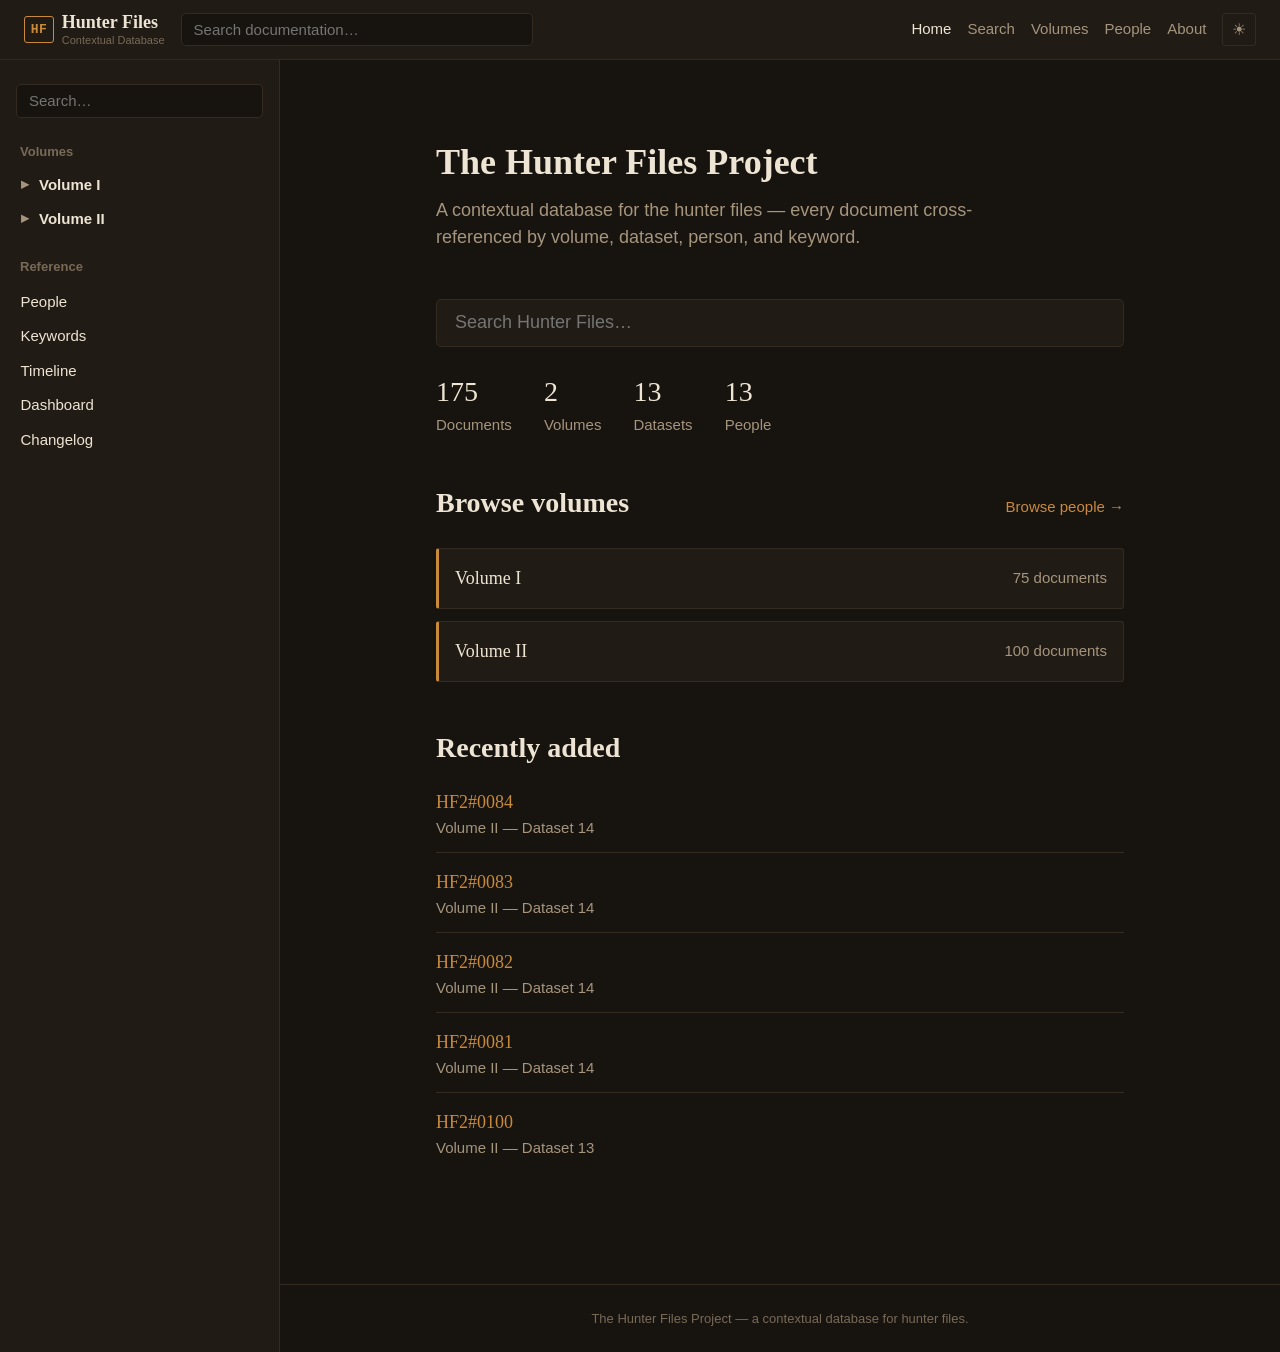
<file: index.html>
<!DOCTYPE html>
<html lang="en">
<head>
<script>
  // Apply saved/system theme before first paint, to avoid a flash of
  // the wrong theme. Kept tiny and inline on purpose.
  (function () {
    try {
      var t = localStorage.getItem("archive:theme");
      if (t) document.documentElement.setAttribute("data-theme", t);
    } catch (e) {}
  })();
</script>
<meta charset="UTF-8">
<meta name="viewport" content="width=device-width, initial-scale=1.0">
<title>The Hunter Files Project</title>
<meta name="description" content="The Hunter Files Project — a contextual database for hunter files, organized and cross-referenced by volume, dataset, person, and keyword.">
<link rel="stylesheet" href="css/main.css">
<link rel="stylesheet" href="css/layout.css">
<link rel="stylesheet" href="css/navigation.css">
<link rel="stylesheet" href="css/search.css">
<link rel="stylesheet" href="css/document.css">
<link rel="stylesheet" href="css/print.css">
</head>
<body data-page="home">
<div class="drawer-backdrop" id="drawer-backdrop"></div>
<header class="site-header" id="site-header"></header>
<div class="shell">
  <aside class="sidebar" id="sidebar" aria-label="Volumes and navigation"></aside>
  <div class="main-column">
    <main id="app-content" aria-live="polite">
      <noscript>
        <p style="padding:2rem;">This site requires JavaScript to browse and search its documents.</p>
      </noscript>
    </main>
    <footer class="site-footer">The Hunter Files Project — a contextual database for hunter files.</footer>
  </div>
</div>
<script type="module" src="js/app.js"></script>
</body>
</html>
</file>
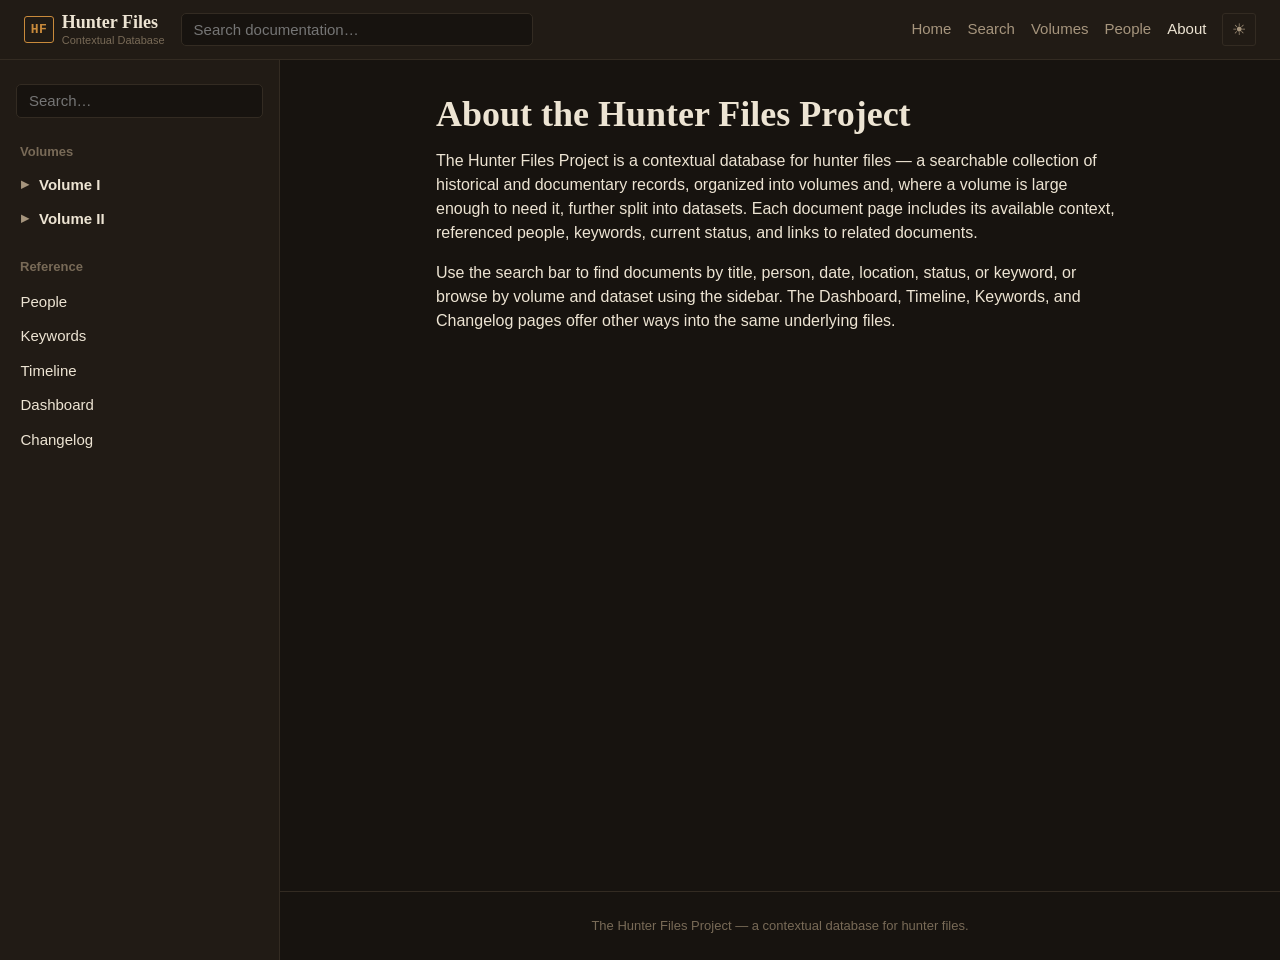
<file: about.html>
<!DOCTYPE html>
<html lang="en">
<head>
<script>
  (function () {
    try {
      var t = localStorage.getItem("archive:theme");
      if (t) document.documentElement.setAttribute("data-theme", t);
    } catch (e) {}
  })();
</script>
<meta charset="UTF-8">
<meta name="viewport" content="width=device-width, initial-scale=1.0">
<title>About — The Hunter Files Project</title>
<link rel="stylesheet" href="css/main.css">
<link rel="stylesheet" href="css/layout.css">
<link rel="stylesheet" href="css/navigation.css">
<link rel="stylesheet" href="css/search.css">
<link rel="stylesheet" href="css/document.css">
<link rel="stylesheet" href="css/print.css">
</head>
<body data-page="about">
<div class="drawer-backdrop" id="drawer-backdrop"></div>
<header class="site-header" id="site-header"></header>
<div class="shell">
  <aside class="sidebar" id="sidebar" aria-label="Volumes and navigation"></aside>
  <div class="main-column">
    <!--
      This page is a rare exception: its text is short, changes
      infrequently, and isn't part of the searchable document
      collection, so it's fine to edit the paragraph below directly
      rather than routing it through content/. Everything else in
      the project should still go through content/ as described in
      CONTENT_GUIDE.md.
    -->
    <main id="app-content">
      <h1>About the Hunter Files Project</h1>
      <p>The Hunter Files Project is a contextual database for hunter
        files — a searchable collection of historical and documentary
        records, organized into volumes and, where a volume is large
        enough to need it, further split into datasets. Each document
        page includes its available context, referenced people,
        keywords, current status, and links to related documents.</p>
      <p>Use the search bar to find documents by title, person, date,
        location, status, or keyword, or browse by volume and dataset
        using the sidebar. The Dashboard, Timeline, Keywords, and
        Changelog pages offer other ways into the same underlying
        files.</p>
    </main>
    <footer class="site-footer">The Hunter Files Project — a contextual database for hunter files.</footer>
  </div>
</div>
<script type="module" src="js/app.js"></script>
</body>
</html>
</file>
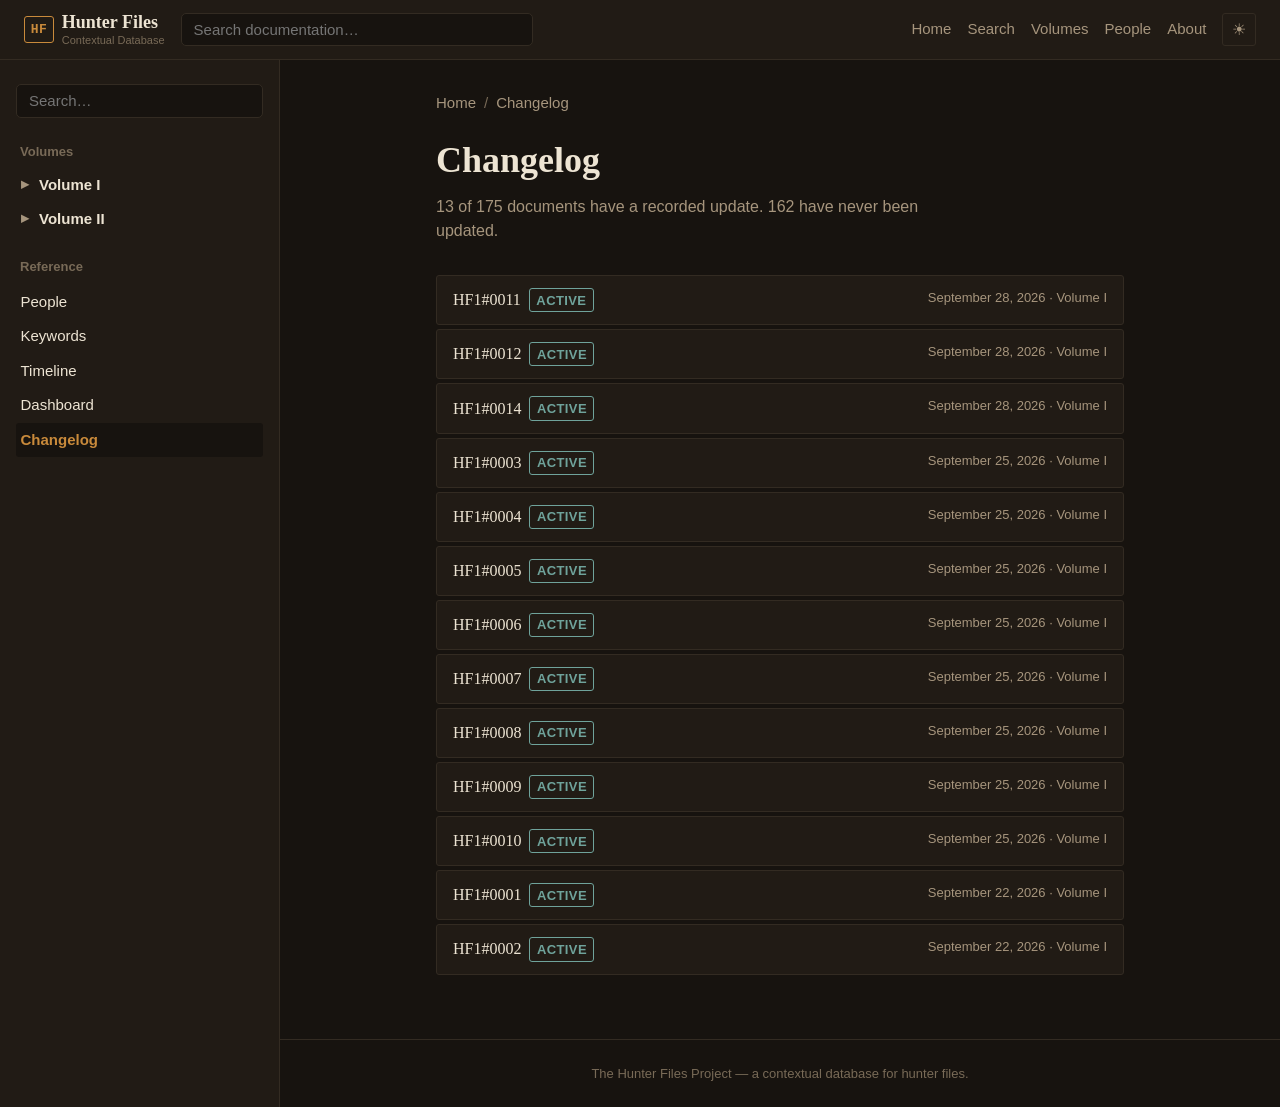
<file: changelog.html>
<!DOCTYPE html>
<html lang="en">
<head>
<script>
  (function () {
    try {
      var t = localStorage.getItem("archive:theme");
      if (t) document.documentElement.setAttribute("data-theme", t);
    } catch (e) {}
  })();
</script>
<meta charset="UTF-8">
<meta name="viewport" content="width=device-width, initial-scale=1.0">
<title>Changelog — The Hunter Files Project</title>
<link rel="stylesheet" href="css/main.css">
<link rel="stylesheet" href="css/layout.css">
<link rel="stylesheet" href="css/navigation.css">
<link rel="stylesheet" href="css/search.css">
<link rel="stylesheet" href="css/document.css">
<link rel="stylesheet" href="css/print.css">
</head>
<body data-page="changelog">
<div class="drawer-backdrop" id="drawer-backdrop"></div>
<header class="site-header" id="site-header"></header>
<div class="shell">
  <aside class="sidebar" id="sidebar" aria-label="Volumes and navigation"></aside>
  <div class="main-column">
    <main id="app-content" aria-live="polite">
      <noscript>
        <p style="padding:2rem;">This site requires JavaScript to show the changelog.</p>
      </noscript>
    </main>
    <footer class="site-footer">The Hunter Files Project — a contextual database for hunter files.</footer>
  </div>
</div>
<script type="module" src="js/app.js"></script>
</body>
</html>
</file>
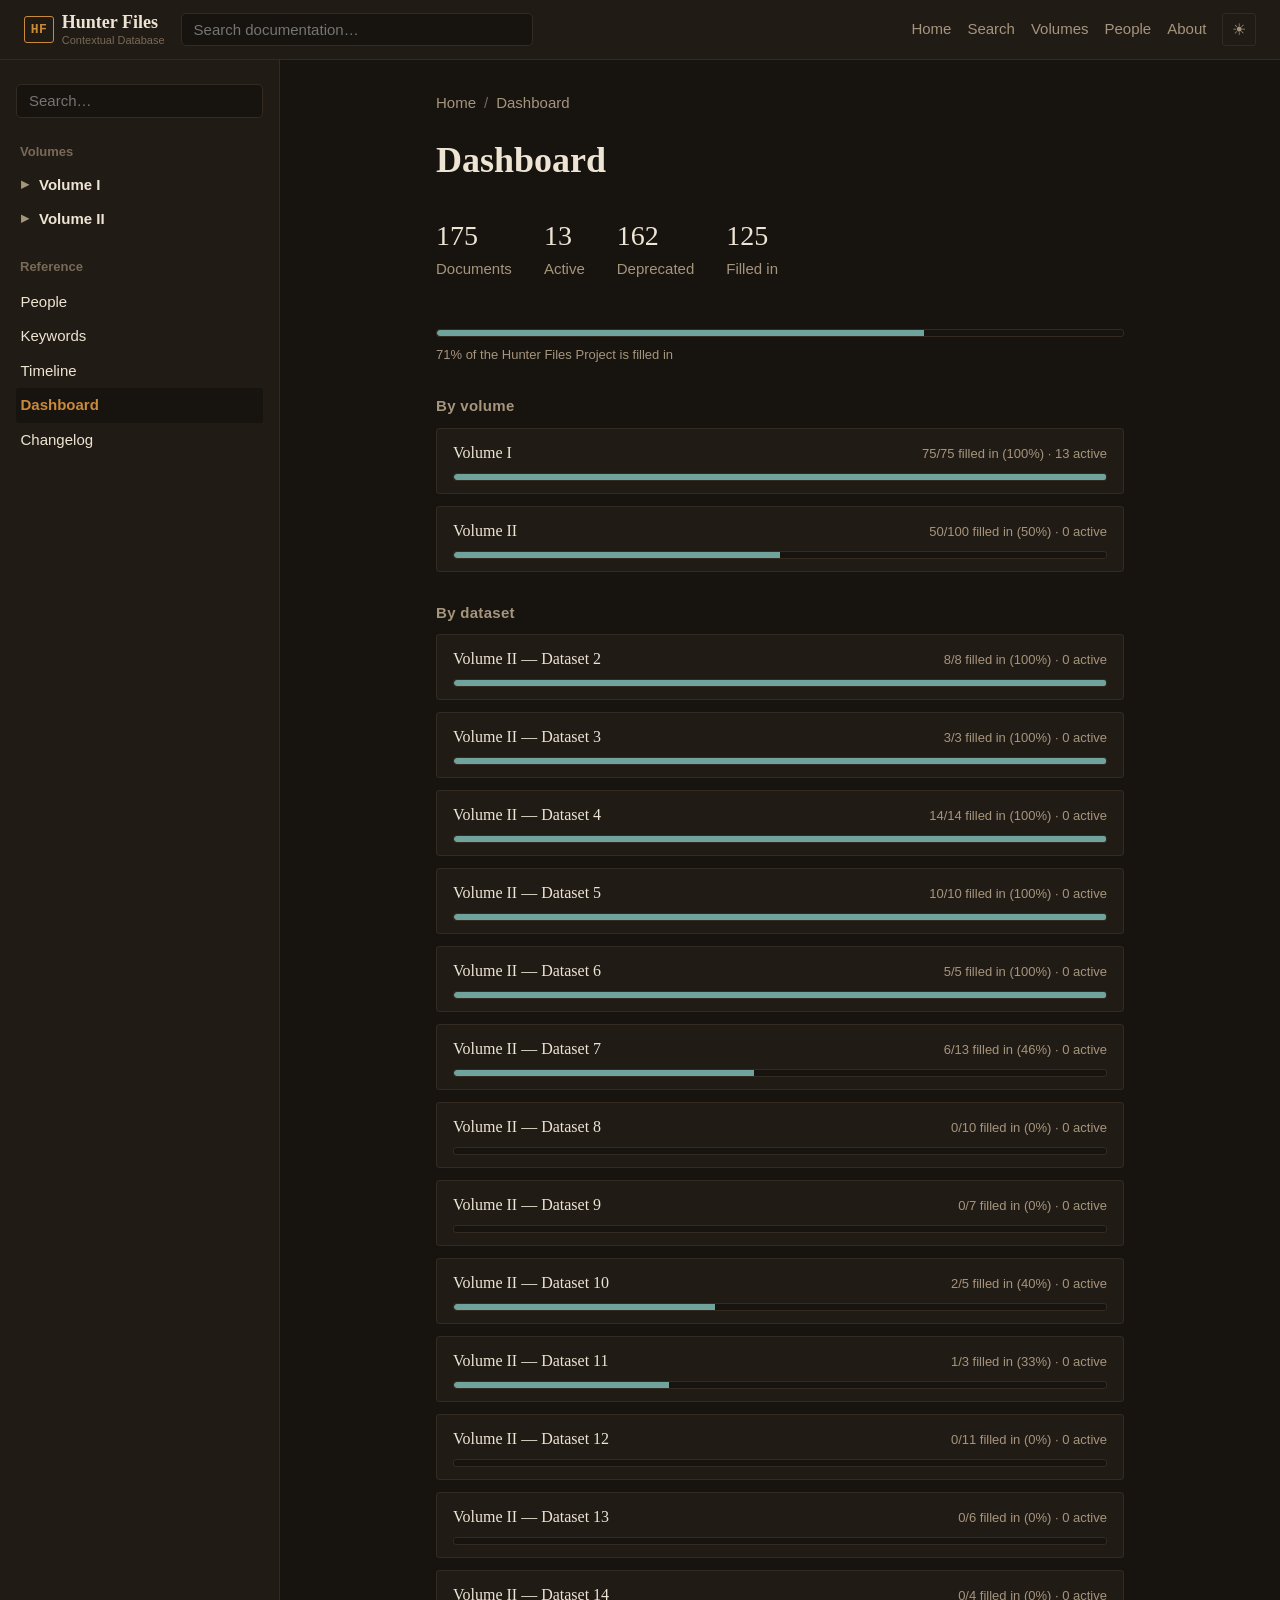
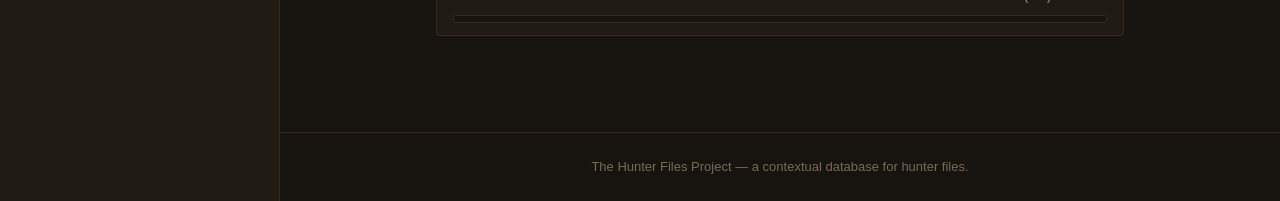
<file: dashboard.html>
<!DOCTYPE html>
<html lang="en">
<head>
<script>
  (function () {
    try {
      var t = localStorage.getItem("archive:theme");
      if (t) document.documentElement.setAttribute("data-theme", t);
    } catch (e) {}
  })();
</script>
<meta charset="UTF-8">
<meta name="viewport" content="width=device-width, initial-scale=1.0">
<title>Dashboard — The Hunter Files Project</title>
<link rel="stylesheet" href="css/main.css">
<link rel="stylesheet" href="css/layout.css">
<link rel="stylesheet" href="css/navigation.css">
<link rel="stylesheet" href="css/search.css">
<link rel="stylesheet" href="css/document.css">
<link rel="stylesheet" href="css/print.css">
</head>
<body data-page="dashboard">
<div class="drawer-backdrop" id="drawer-backdrop"></div>
<header class="site-header" id="site-header"></header>
<div class="shell">
  <aside class="sidebar" id="sidebar" aria-label="Volumes and navigation"></aside>
  <div class="main-column">
    <main id="app-content" aria-live="polite">
      <noscript>
        <p style="padding:2rem;">This site requires JavaScript to show the dashboard.</p>
      </noscript>
    </main>
    <footer class="site-footer">The Hunter Files Project — a contextual database for hunter files.</footer>
  </div>
</div>
<script type="module" src="js/app.js"></script>
</body>
</html>
</file>
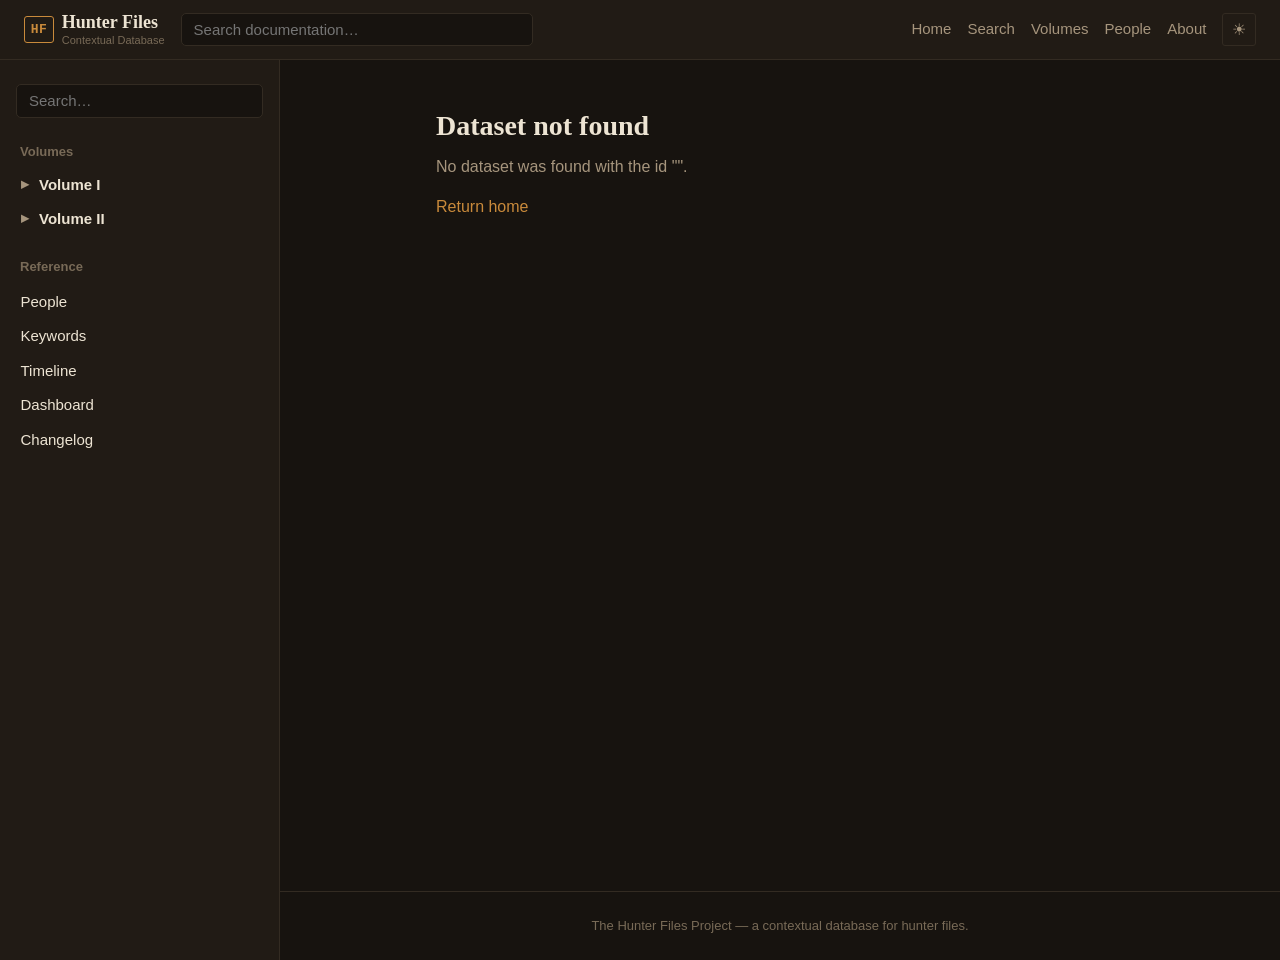
<file: dataset.html>
<!DOCTYPE html>
<html lang="en">
<head>
<script>
  (function () {
    try {
      var t = localStorage.getItem("archive:theme");
      if (t) document.documentElement.setAttribute("data-theme", t);
    } catch (e) {}
  })();
</script>
<meta charset="UTF-8">
<meta name="viewport" content="width=device-width, initial-scale=1.0">
<title>Dataset — The Hunter Files Project</title>
<link rel="stylesheet" href="css/main.css">
<link rel="stylesheet" href="css/layout.css">
<link rel="stylesheet" href="css/navigation.css">
<link rel="stylesheet" href="css/search.css">
<link rel="stylesheet" href="css/document.css">
<link rel="stylesheet" href="css/print.css">
</head>
<body data-page="dataset">
<div class="drawer-backdrop" id="drawer-backdrop"></div>
<header class="site-header" id="site-header"></header>
<div class="shell">
  <aside class="sidebar" id="sidebar" aria-label="Volumes and navigation"></aside>
  <div class="main-column">
    <main id="app-content" aria-live="polite">
      <noscript>
        <p style="padding:2rem;">This site requires JavaScript to list dataset contents.</p>
      </noscript>
    </main>
    <footer class="site-footer">The Hunter Files Project — a contextual database for hunter files.</footer>
  </div>
</div>
<script type="module" src="js/app.js"></script>
</body>
</html>
</file>
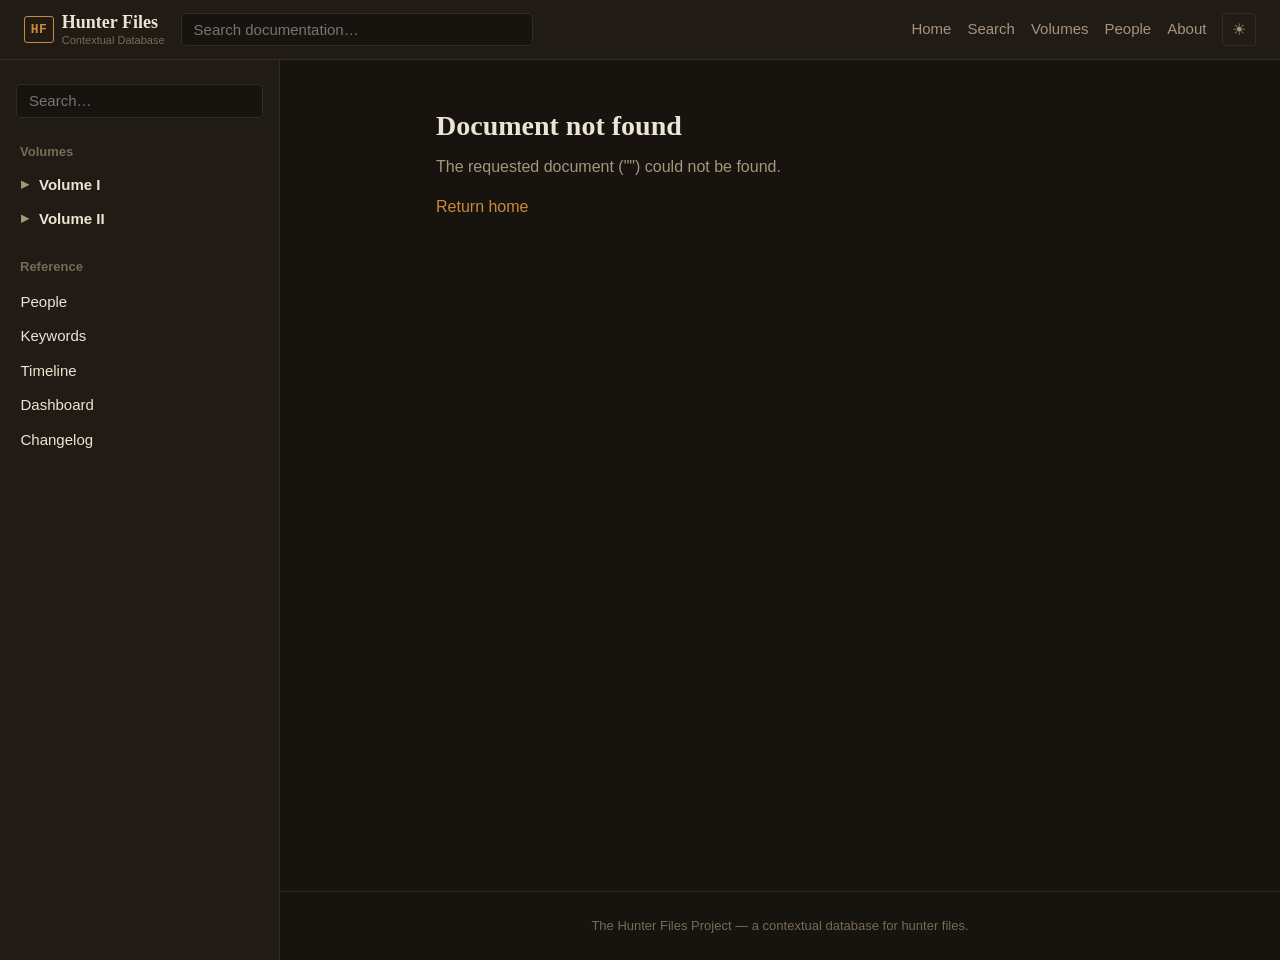
<file: document.html>
<!DOCTYPE html>
<html lang="en">
<head>
<script>
  (function () {
    try {
      var t = localStorage.getItem("archive:theme");
      if (t) document.documentElement.setAttribute("data-theme", t);
    } catch (e) {}
  })();
</script>
<meta charset="UTF-8">
<meta name="viewport" content="width=device-width, initial-scale=1.0">
<title>Document — The Hunter Files Project</title>
<link rel="stylesheet" href="css/main.css">
<link rel="stylesheet" href="css/layout.css">
<link rel="stylesheet" href="css/navigation.css">
<link rel="stylesheet" href="css/search.css">
<link rel="stylesheet" href="css/document.css">
<link rel="stylesheet" href="css/print.css">
</head>
<body data-page="document">
<div class="drawer-backdrop" id="drawer-backdrop"></div>
<header class="site-header" id="site-header"></header>
<div class="shell">
  <aside class="sidebar" id="sidebar" aria-label="Volumes and navigation"></aside>
  <div class="main-column">
    <main id="app-content" aria-live="polite">
      <noscript>
        <p style="padding:2rem;">This site requires JavaScript to display document contents.</p>
      </noscript>
    </main>
    <footer class="site-footer">The Hunter Files Project — a contextual database for hunter files.</footer>
  </div>
</div>
<script type="module" src="js/app.js"></script>
</body>
</html>
</file>
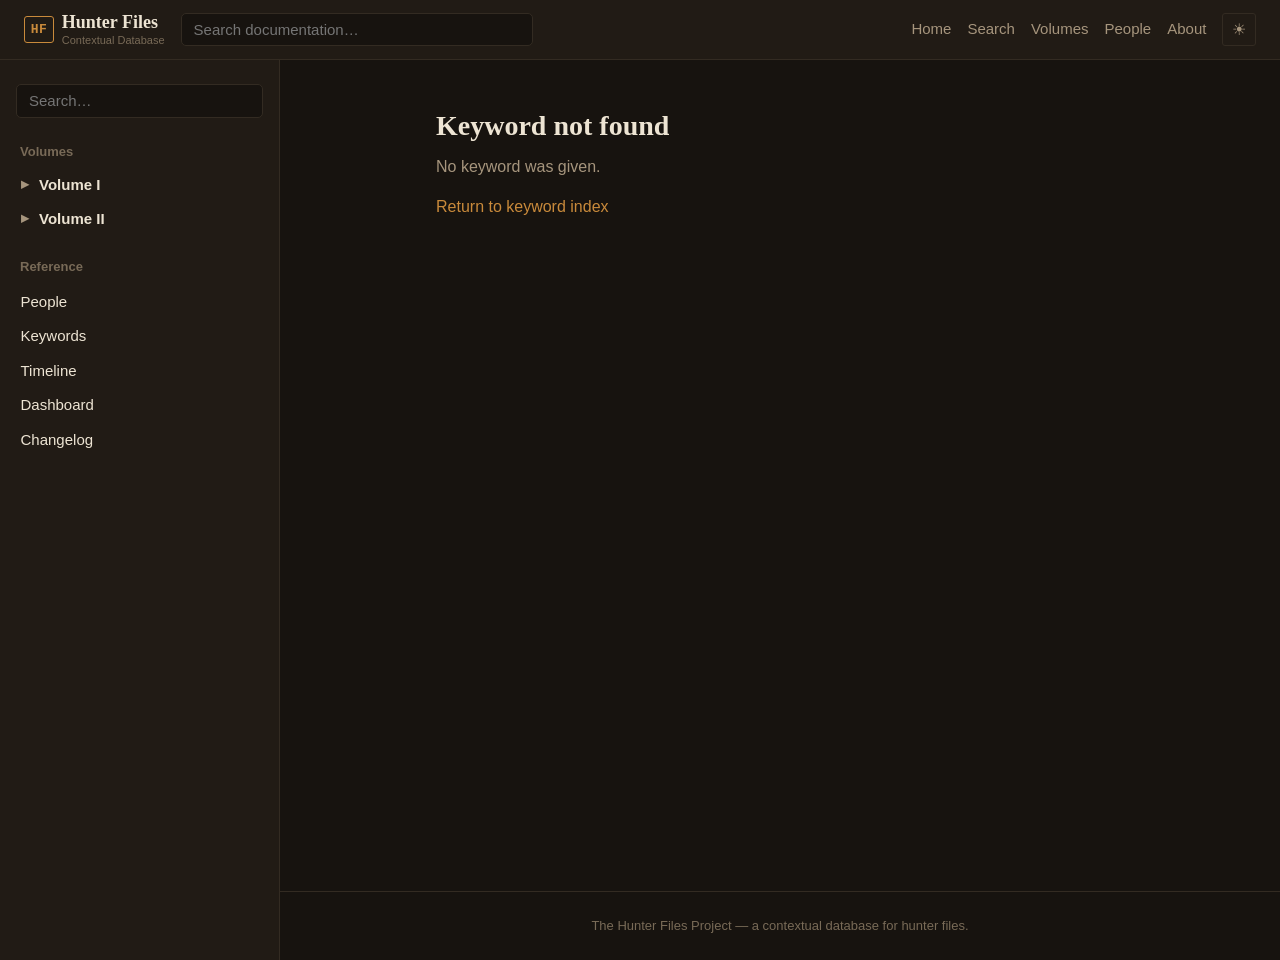
<file: keyword.html>
<!DOCTYPE html>
<html lang="en">
<head>
<script>
  (function () {
    try {
      var t = localStorage.getItem("archive:theme");
      if (t) document.documentElement.setAttribute("data-theme", t);
    } catch (e) {}
  })();
</script>
<meta charset="UTF-8">
<meta name="viewport" content="width=device-width, initial-scale=1.0">
<title>Keyword — The Hunter Files Project</title>
<link rel="stylesheet" href="css/main.css">
<link rel="stylesheet" href="css/layout.css">
<link rel="stylesheet" href="css/navigation.css">
<link rel="stylesheet" href="css/search.css">
<link rel="stylesheet" href="css/document.css">
<link rel="stylesheet" href="css/print.css">
</head>
<body data-page="keyword">
<div class="drawer-backdrop" id="drawer-backdrop"></div>
<header class="site-header" id="site-header"></header>
<div class="shell">
  <aside class="sidebar" id="sidebar" aria-label="Volumes and navigation"></aside>
  <div class="main-column">
    <main id="app-content" aria-live="polite">
      <noscript>
        <p style="padding:2rem;">This site requires JavaScript to display this page.</p>
      </noscript>
    </main>
    <footer class="site-footer">The Hunter Files Project — a contextual database for hunter files.</footer>
  </div>
</div>
<script type="module" src="js/app.js"></script>
</body>
</html>
</file>
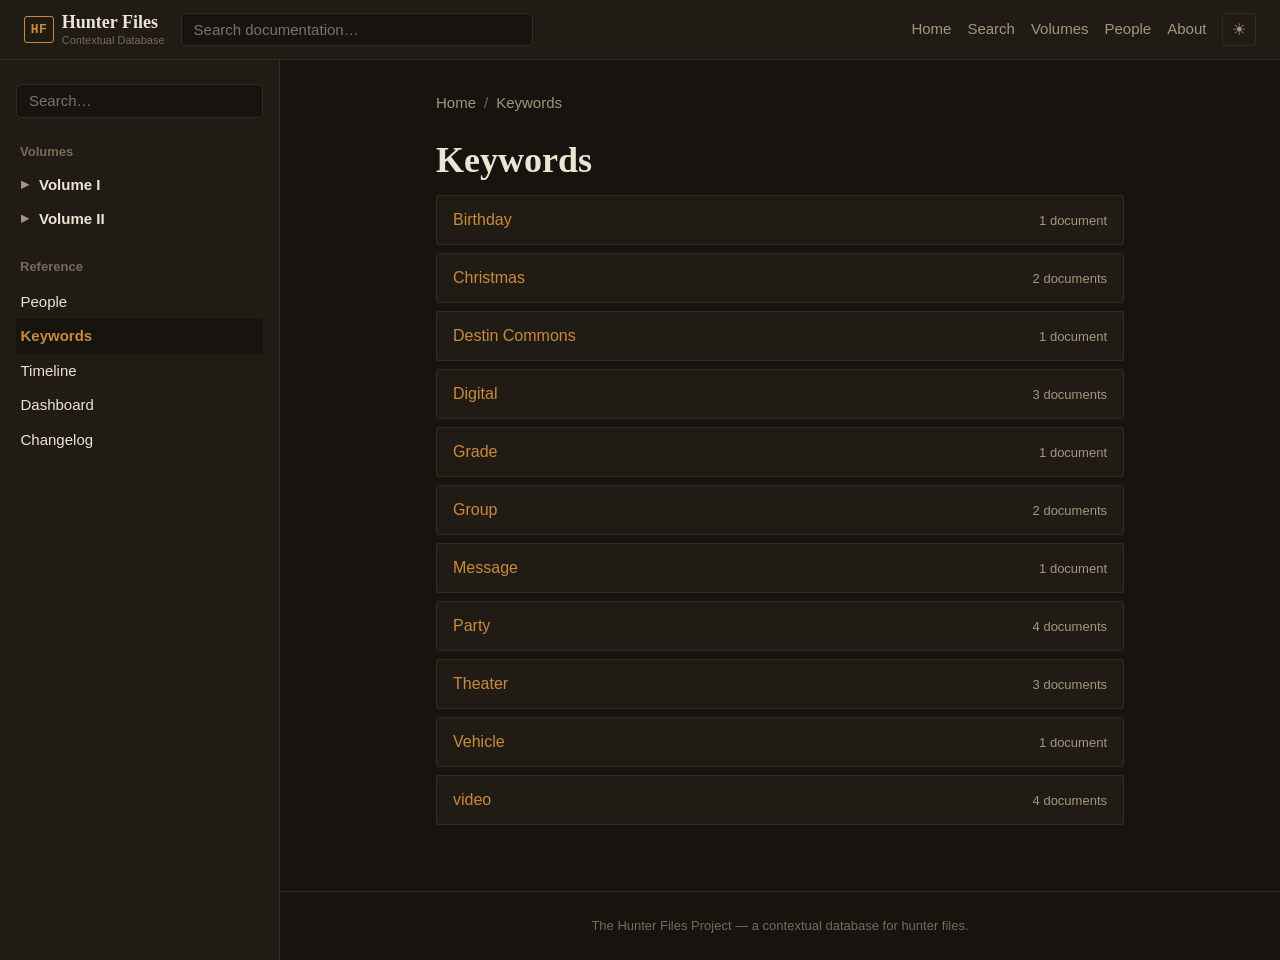
<file: keywords.html>
<!DOCTYPE html>
<html lang="en">
<head>
<script>
  (function () {
    try {
      var t = localStorage.getItem("archive:theme");
      if (t) document.documentElement.setAttribute("data-theme", t);
    } catch (e) {}
  })();
</script>
<meta charset="UTF-8">
<meta name="viewport" content="width=device-width, initial-scale=1.0">
<title>Keywords — The Hunter Files Project</title>
<link rel="stylesheet" href="css/main.css">
<link rel="stylesheet" href="css/layout.css">
<link rel="stylesheet" href="css/navigation.css">
<link rel="stylesheet" href="css/search.css">
<link rel="stylesheet" href="css/document.css">
<link rel="stylesheet" href="css/print.css">
</head>
<body data-page="keywords">
<div class="drawer-backdrop" id="drawer-backdrop"></div>
<header class="site-header" id="site-header"></header>
<div class="shell">
  <aside class="sidebar" id="sidebar" aria-label="Volumes and navigation"></aside>
  <div class="main-column">
    <main id="app-content" aria-live="polite">
      <noscript>
        <p style="padding:2rem;">This site requires JavaScript to list keywords.</p>
      </noscript>
    </main>
    <footer class="site-footer">The Hunter Files Project — a contextual database for hunter files.</footer>
  </div>
</div>
<script type="module" src="js/app.js"></script>
</body>
</html>
</file>
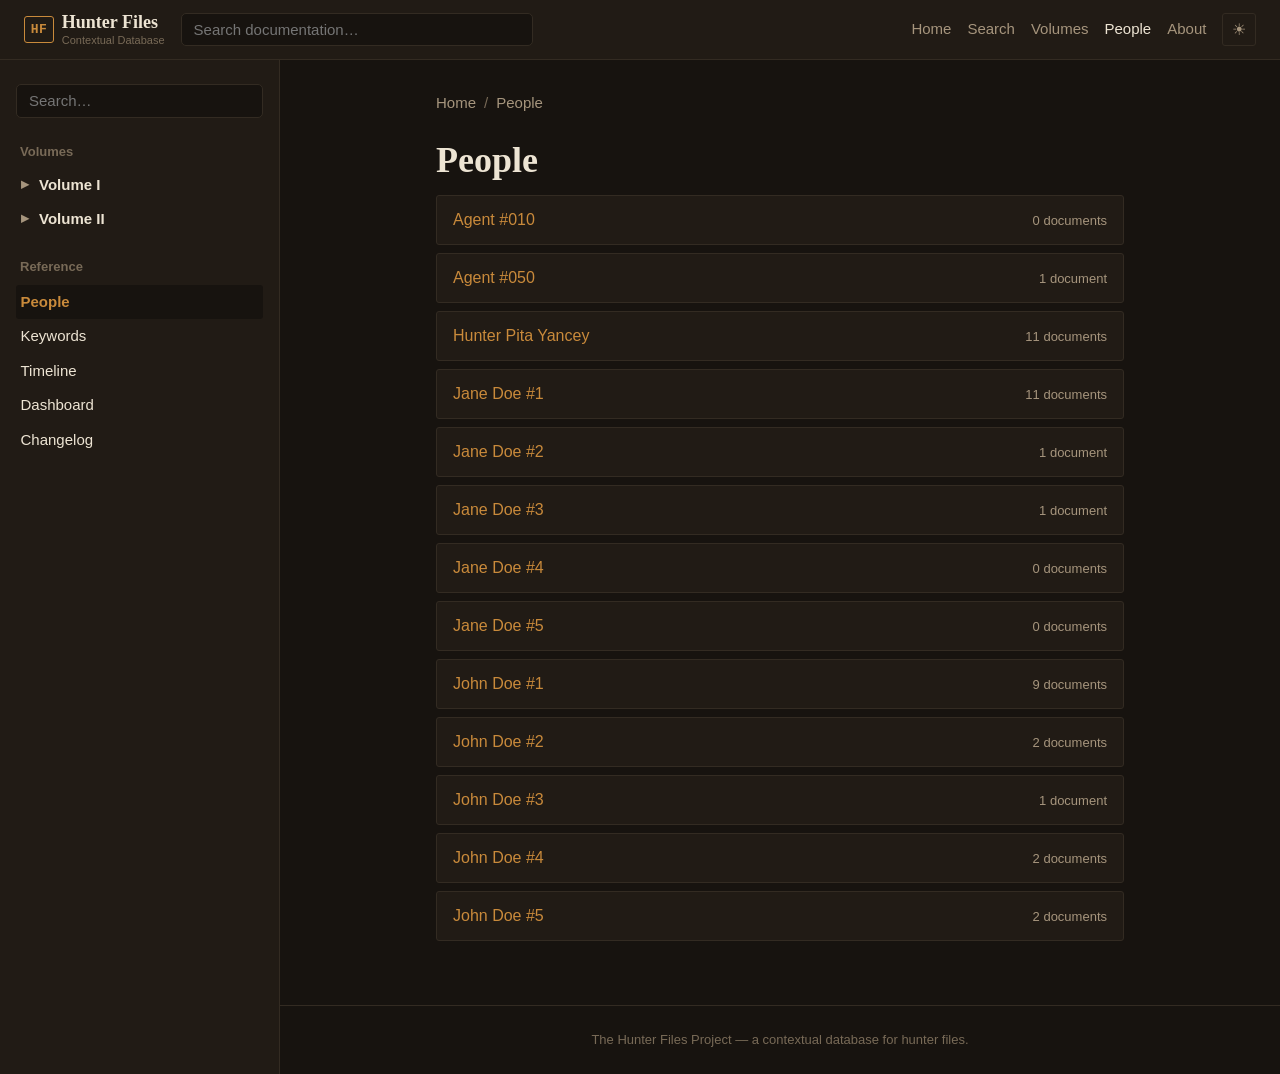
<file: people.html>
<!DOCTYPE html>
<html lang="en">
<head>
<script>
  (function () {
    try {
      var t = localStorage.getItem("archive:theme");
      if (t) document.documentElement.setAttribute("data-theme", t);
    } catch (e) {}
  })();
</script>
<meta charset="UTF-8">
<meta name="viewport" content="width=device-width, initial-scale=1.0">
<title>People — The Hunter Files Project</title>
<link rel="stylesheet" href="css/main.css">
<link rel="stylesheet" href="css/layout.css">
<link rel="stylesheet" href="css/navigation.css">
<link rel="stylesheet" href="css/search.css">
<link rel="stylesheet" href="css/document.css">
<link rel="stylesheet" href="css/print.css">
</head>
<body data-page="people">
<div class="drawer-backdrop" id="drawer-backdrop"></div>
<header class="site-header" id="site-header"></header>
<div class="shell">
  <aside class="sidebar" id="sidebar" aria-label="Volumes and navigation"></aside>
  <div class="main-column">
    <main id="app-content" aria-live="polite">
      <noscript>
        <p style="padding:2rem;">This site requires JavaScript to list people.</p>
      </noscript>
    </main>
    <footer class="site-footer">The Hunter Files Project — a contextual database for hunter files.</footer>
  </div>
</div>
<script type="module" src="js/app.js"></script>
</body>
</html>
</file>
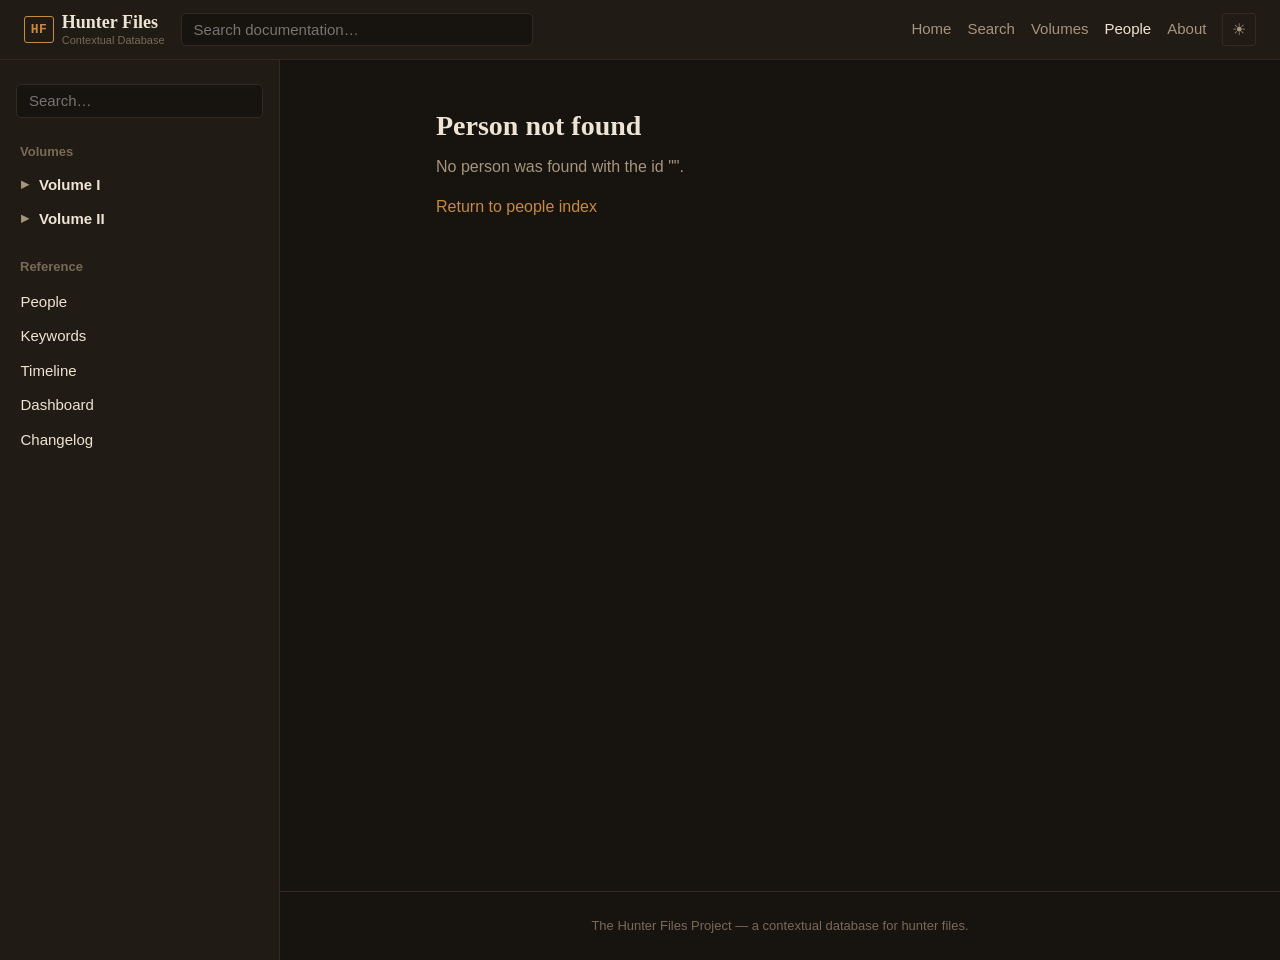
<file: person.html>
<!DOCTYPE html>
<html lang="en">
<head>
<script>
  (function () {
    try {
      var t = localStorage.getItem("archive:theme");
      if (t) document.documentElement.setAttribute("data-theme", t);
    } catch (e) {}
  })();
</script>
<meta charset="UTF-8">
<meta name="viewport" content="width=device-width, initial-scale=1.0">
<title>Person — The Hunter Files Project</title>
<link rel="stylesheet" href="css/main.css">
<link rel="stylesheet" href="css/layout.css">
<link rel="stylesheet" href="css/navigation.css">
<link rel="stylesheet" href="css/search.css">
<link rel="stylesheet" href="css/document.css">
<link rel="stylesheet" href="css/print.css">
</head>
<body data-page="person">
<div class="drawer-backdrop" id="drawer-backdrop"></div>
<header class="site-header" id="site-header"></header>
<div class="shell">
  <aside class="sidebar" id="sidebar" aria-label="Volumes and navigation"></aside>
  <div class="main-column">
    <main id="app-content" aria-live="polite">
      <noscript>
        <p style="padding:2rem;">This site requires JavaScript to display this page.</p>
      </noscript>
    </main>
    <footer class="site-footer">The Hunter Files Project — a contextual database for hunter files.</footer>
  </div>
</div>
<script type="module" src="js/app.js"></script>
</body>
</html>
</file>
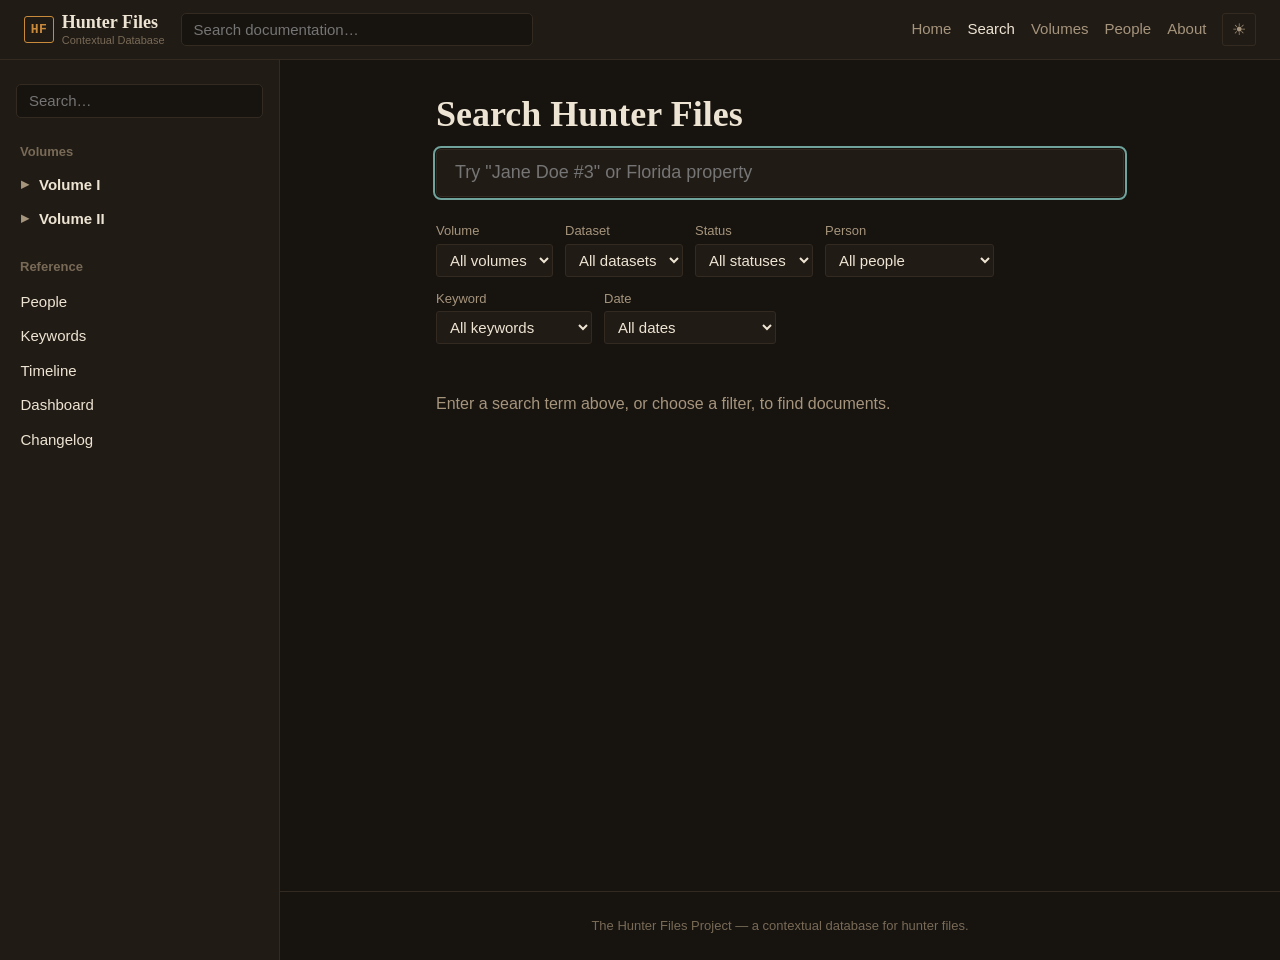
<file: search.html>
<!DOCTYPE html>
<html lang="en">
<head>
<script>
  (function () {
    try {
      var t = localStorage.getItem("archive:theme");
      if (t) document.documentElement.setAttribute("data-theme", t);
    } catch (e) {}
  })();
</script>
<meta charset="UTF-8">
<meta name="viewport" content="width=device-width, initial-scale=1.0">
<title>Search — The Hunter Files Project</title>
<link rel="stylesheet" href="css/main.css">
<link rel="stylesheet" href="css/layout.css">
<link rel="stylesheet" href="css/navigation.css">
<link rel="stylesheet" href="css/search.css">
<link rel="stylesheet" href="css/document.css">
<link rel="stylesheet" href="css/print.css">
</head>
<body data-page="search">
<div class="drawer-backdrop" id="drawer-backdrop"></div>
<header class="site-header" id="site-header"></header>
<div class="shell">
  <aside class="sidebar" id="sidebar" aria-label="Volumes and navigation"></aside>
  <div class="main-column">
    <main id="app-content">
      <h1>Search Hunter Files</h1>

      <div class="search-page-box">
        <label for="search-input" class="visually-hidden">Search query</label>
        <input type="search" id="search-input" placeholder='Try "Jane Doe #3" or Florida property' autofocus>
      </div>

      <fieldset class="search-filters" style="border:none; padding:0; margin:0;">
        <legend class="visually-hidden">Filters</legend>
        <label for="filter-volume">Volume
          <select id="filter-volume"></select>
        </label>
        <label for="filter-dataset">Dataset
          <select id="filter-dataset"></select>
        </label>
        <label for="filter-status">Status
          <select id="filter-status"></select>
        </label>
        <label for="filter-person">Person
          <select id="filter-person"></select>
        </label>
        <label for="filter-keyword">Keyword
          <select id="filter-keyword"></select>
        </label>
        <label for="filter-date">Date
          <select id="filter-date"></select>
        </label>
      </fieldset>

      <p id="search-meta-line" class="search-meta-line" role="status"></p>

      <p id="search-empty-state" class="search-empty" hidden>
        Enter a search term above, or choose a filter, to find documents.
      </p>

      <ul id="search-results" class="search-results"></ul>

      <noscript>
        <p style="padding:2rem 0;">This site requires JavaScript to search.</p>
      </noscript>
    </main>
    <footer class="site-footer">The Hunter Files Project — a contextual database for hunter files.</footer>
  </div>
</div>
<script type="module" src="js/app.js"></script>
</body>
</html>
</file>
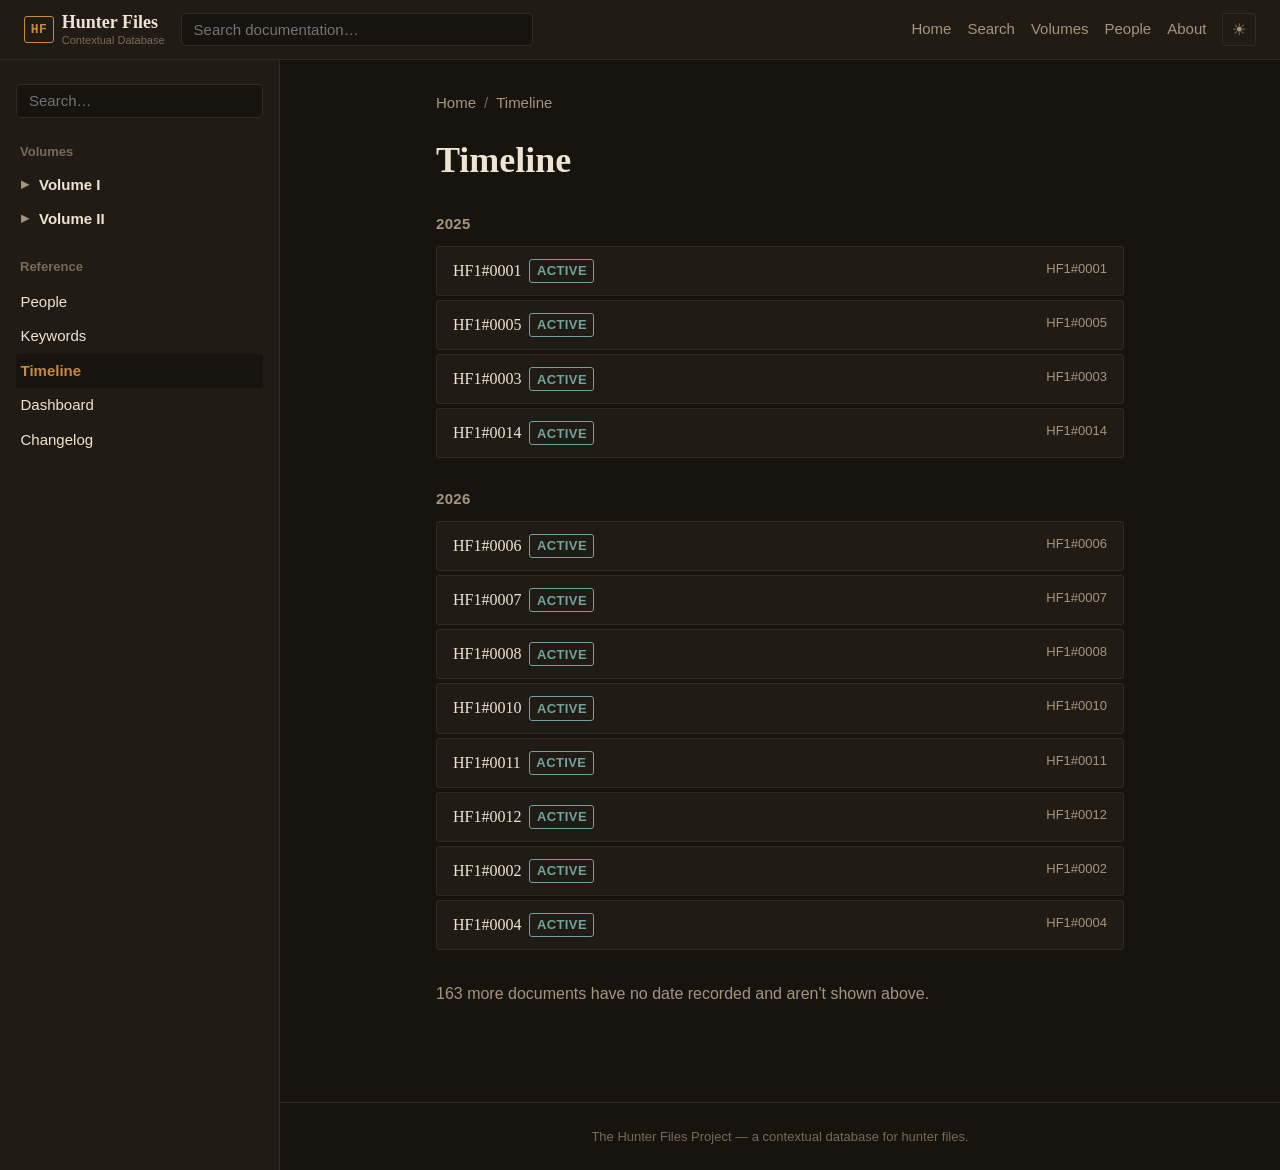
<file: timeline.html>
<!DOCTYPE html>
<html lang="en">
<head>
<script>
  (function () {
    try {
      var t = localStorage.getItem("archive:theme");
      if (t) document.documentElement.setAttribute("data-theme", t);
    } catch (e) {}
  })();
</script>
<meta charset="UTF-8">
<meta name="viewport" content="width=device-width, initial-scale=1.0">
<title>Timeline — The Hunter Files Project</title>
<link rel="stylesheet" href="css/main.css">
<link rel="stylesheet" href="css/layout.css">
<link rel="stylesheet" href="css/navigation.css">
<link rel="stylesheet" href="css/search.css">
<link rel="stylesheet" href="css/document.css">
<link rel="stylesheet" href="css/print.css">
</head>
<body data-page="timeline">
<div class="drawer-backdrop" id="drawer-backdrop"></div>
<header class="site-header" id="site-header"></header>
<div class="shell">
  <aside class="sidebar" id="sidebar" aria-label="Volumes and navigation"></aside>
  <div class="main-column">
    <main id="app-content" aria-live="polite">
      <noscript>
        <p style="padding:2rem;">This site requires JavaScript to show the timeline.</p>
      </noscript>
    </main>
    <footer class="site-footer">The Hunter Files Project — a contextual database for hunter files.</footer>
  </div>
</div>
<script type="module" src="js/app.js"></script>
</body>
</html>
</file>
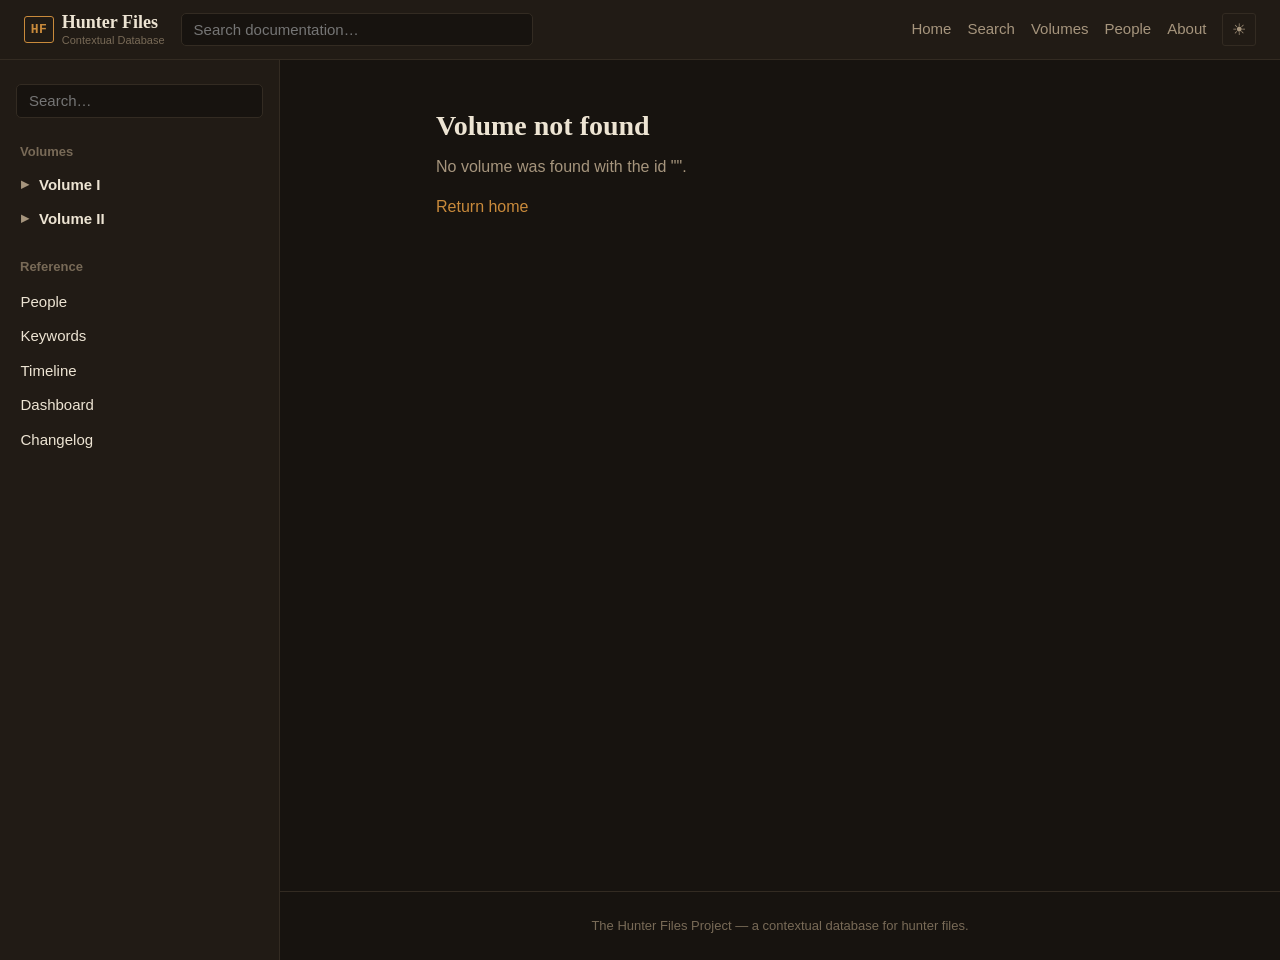
<file: volume.html>
<!DOCTYPE html>
<html lang="en">
<head>
<script>
  (function () {
    try {
      var t = localStorage.getItem("archive:theme");
      if (t) document.documentElement.setAttribute("data-theme", t);
    } catch (e) {}
  })();
</script>
<meta charset="UTF-8">
<meta name="viewport" content="width=device-width, initial-scale=1.0">
<title>Volume — The Hunter Files Project</title>
<link rel="stylesheet" href="css/main.css">
<link rel="stylesheet" href="css/layout.css">
<link rel="stylesheet" href="css/navigation.css">
<link rel="stylesheet" href="css/search.css">
<link rel="stylesheet" href="css/document.css">
<link rel="stylesheet" href="css/print.css">
</head>
<body data-page="volume">
<div class="drawer-backdrop" id="drawer-backdrop"></div>
<header class="site-header" id="site-header"></header>
<div class="shell">
  <aside class="sidebar" id="sidebar" aria-label="Volumes and navigation"></aside>
  <div class="main-column">
    <main id="app-content" aria-live="polite">
      <noscript>
        <p style="padding:2rem;">This site requires JavaScript to list volume contents.</p>
      </noscript>
    </main>
    <footer class="site-footer">The Hunter Files Project — a contextual database for hunter files.</footer>
  </div>
</div>
<script type="module" src="js/app.js"></script>
</body>
</html>
</file>
<file: css/main.css>
/*
  main.css
  --------
  Design tokens (colors, type, spacing) and base element styles.

  Palette concept: a field dossier, not a marketing site — the
  materials of a case-file records room. Warm walnut/espresso surfaces
  in dark mode (kraft-folder cream in light mode), parchment-toned
  ink, a brass/ochre accent standing in for stamped ink and brass
  fasteners, and a muted teal counterpoint (aged-patina metal) for
  links and focus states so the palette isn't purely monochrome warm.
  Dark mode is the site's default (see js/navigation.js
  effectiveTheme()); light mode is available via the header toggle and
  overrides the same custom properties.

  NOTE FOR MAINTAINERS: you should never need to edit this file to add
  or change document content. This file only controls the site's look.
*/

:root {
  /* -- Color: base values = light mode (used as-is only before JS
        runs, or if JS is unavailable; js/navigation.js sets
        data-theme="dark" on every normal page load, which overrides
        these via the rule below) -- */
  --color-bg:            #EAE2CC;
  --color-surface:       #F6F1E3;
  --color-surface-raised:#FFFDF7;
  --color-ink:           #2A2014;
  --color-ink-muted:     #6B5D48;
  --color-ink-faint:     #93856C;
  --color-border:        #D6C7A1;
  --color-border-strong: #B7A57A;
  --color-accent:        #8C5A1E;
  --color-accent-ink:    #FBF6EA;
  --color-accent-soft:   #E8D5A8;
  --color-highlight:     #D9A93F;
  --color-focus:         #3D6D64;

  /* -- Type -- */
  --font-serif:  Georgia, "Iowan Old Style", "Palatino Linotype", "Book Antiqua", serif;
  --font-sans:   -apple-system, BlinkMacSystemFont, "Segoe UI", Roboto, "Helvetica Neue", Arial, sans-serif;
  --font-mono:   "SFMono-Regular", Consolas, "Liberation Mono", Menlo, monospace;

  --text-xs:   0.8125rem;
  --text-sm:   0.9375rem;
  --text-base: 1rem;
  --text-md:   1.125rem;
  --text-lg:   1.375rem;
  --text-xl:   1.75rem;
  --text-2xl:  2.25rem;

  /* -- Spacing scale -- */
  --space-1: 0.25rem;
  --space-2: 0.5rem;
  --space-3: 0.75rem;
  --space-4: 1rem;
  --space-5: 1.5rem;
  --space-6: 2rem;
  --space-7: 3rem;
  --space-8: 4rem;

  --radius-sm: 3px;
  --radius-md: 5px;

  --sidebar-width: 280px;
  --content-max-width: 46rem;

  --transition-fast: 120ms ease;
  --transition-med: 220ms ease;
}

/* Dark mode: system preference, unless the user has chosen explicitly */
@media (prefers-color-scheme: dark) {
  :root:not([data-theme="light"]) {
    --color-bg:            #17130F;
    --color-surface:       #211B15;
    --color-surface-raised:#2A2118;
    --color-ink:           #EDE4D3;
    --color-ink-muted:     #A6957D;
    --color-ink-faint:     #786A57;
    --color-border:        #332B22;
    --color-border-strong: #4A3F31;
    --color-accent:        #C98A3B;
    --color-accent-ink:    #17130F;
    --color-accent-soft:   #3A2C18;
    --color-highlight:     #E0AC4D;
    --color-focus:         #6FA39B;
  }
}

/* Explicit user choice always wins over system preference */
:root[data-theme="dark"] {
  --color-bg:            #17130F;
  --color-surface:       #211B15;
  --color-surface-raised:#2A2118;
  --color-ink:           #EDE4D3;
  --color-ink-muted:     #A6957D;
  --color-ink-faint:     #786A57;
  --color-border:        #332B22;
  --color-border-strong: #4A3F31;
  --color-accent:        #C98A3B;
  --color-accent-ink:    #17130F;
  --color-accent-soft:   #3A2C18;
  --color-highlight:     #E0AC4D;
  --color-focus:         #6FA39B;
}

*, *::before, *::after { box-sizing: border-box; }

html {
  color-scheme: light dark;
}

body {
  margin: 0;
  background: var(--color-bg);
  color: var(--color-ink);
  font-family: var(--font-sans);
  font-size: var(--text-base);
  line-height: 1.5;
  -webkit-font-smoothing: antialiased;
}

h1, h2, h3, h4 {
  font-family: var(--font-serif);
  font-weight: 700;
  line-height: 1.25;
  margin: 0 0 var(--space-3);
  color: var(--color-ink);
}

h1 { font-size: var(--text-2xl); }
h2 { font-size: var(--text-xl); }
h3 { font-size: var(--text-lg); }
h4 { font-size: var(--text-md); }

p { margin: 0 0 var(--space-4); }

a {
  color: var(--color-accent);
  text-decoration: none;
}
a:hover { text-decoration: underline; }

a:focus-visible,
button:focus-visible,
input:focus-visible,
select:focus-visible,
[tabindex]:focus-visible {
  outline: 2px solid var(--color-focus);
  outline-offset: 2px;
  border-radius: var(--radius-sm);
}

button {
  font-family: inherit;
  font-size: inherit;
  cursor: pointer;
}

ul, ol { padding-left: 1.3em; }

code, .mono {
  font-family: var(--font-mono);
  font-size: 0.9em;
}

.visually-hidden {
  position: absolute;
  width: 1px; height: 1px;
  padding: 0; margin: -1px;
  overflow: hidden;
  clip: rect(0,0,0,0);
  white-space: nowrap;
  border: 0;
}

.hairline {
  border: none;
  border-top: 1px solid var(--color-border);
  margin: var(--space-5) 0;
}

/* Small monospace tag used for document/person/volume IDs.
   Legitimate use of monospace here: these are literal catalog codes. */
.id-tag {
  display: inline-block;
  font-family: var(--font-mono);
  font-size: var(--text-xs);
  color: var(--color-ink-muted);
  border: 1px solid var(--color-border);
  border-radius: var(--radius-sm);
  padding: 0.1em 0.45em;
  background: var(--color-surface);
  margin-right: var(--space-2);
}

/* Status badge: whether a document is actively maintained (active)
   or no longer being updated (deprecated). Reuses existing theme
   colors rather than introducing new palette variables, so it's
   correct in both light and dark automatically. */
.status-badge {
  display: inline-block;
  font-family: var(--font-sans);
  font-size: var(--text-xs);
  font-weight: 600;
  text-transform: uppercase;
  letter-spacing: 0.03em;
  border: 1px solid;
  border-radius: var(--radius-sm);
  padding: 0.1em 0.5em;
  white-space: nowrap;
}
.status-badge.status-active {
  color: var(--color-focus);
  border-color: var(--color-focus);
}
.status-badge.status-deprecated {
  color: var(--color-ink-faint);
  border-color: var(--color-border-strong);
}
.status-badge.status-unknown {
  color: var(--color-ink-faint);
  border-color: var(--color-border);
  font-style: italic;
}

.chip-list {
  display: flex;
  flex-wrap: wrap;
  gap: var(--space-2);
  list-style: none;
  margin: 0;
  padding: 0;
}

.chip {
  display: inline-block;
  padding: 0.25em 0.7em;
  font-size: var(--text-sm);
  border: 1px solid var(--color-border);
  border-radius: var(--radius-md);
  background: var(--color-surface);
  color: var(--color-ink);
}
.chip:hover { border-color: var(--color-border-strong); text-decoration: none; }

.chip--accent {
  border-color: transparent;
  background: var(--color-accent-soft);
  color: var(--color-accent);
}

.meta-line {
  color: var(--color-ink-muted);
  font-size: var(--text-sm);
}

.empty-state {
  padding: var(--space-6) 0;
  color: var(--color-ink-muted);
}

.empty-state h2 { color: var(--color-ink); }

@media (prefers-reduced-motion: reduce) {
  *, *::before, *::after {
    animation-duration: 0.001ms !important;
    transition-duration: 0.001ms !important;
  }
}
</file>
<file: css/layout.css>
/*
  layout.css
  ----------
  The two-column documentation shell: sidebar + main content.
  Responsive: sidebar collapses into a slide-out drawer under 900px.
*/

.shell {
  display: flex;
  min-height: 100vh;
}

.main-column {
  flex: 1;
  min-width: 0;
  display: flex;
  flex-direction: column;
}

main {
  flex: 1;
  width: 100%;
  max-width: var(--content-max-width);
  margin: 0 auto;
  padding: var(--space-6) var(--space-5) var(--space-8);
}

.page-wide main {
  max-width: 64rem;
}

.breadcrumb {
  font-size: var(--text-sm);
  color: var(--color-ink-muted);
  margin-bottom: var(--space-5);
}
.breadcrumb a { color: var(--color-ink-muted); }
.breadcrumb a:hover { color: var(--color-accent); }
.breadcrumb .sep { margin: 0 var(--space-2); color: var(--color-ink-faint); }

.site-footer {
  border-top: 1px solid var(--color-border);
  padding: var(--space-5);
  text-align: center;
  color: var(--color-ink-faint);
  font-size: var(--text-xs);
}

/* Home page */
.home-hero {
  padding: var(--space-7) 0 var(--space-6);
  max-width: 38rem;
}
.home-hero h1 { margin-bottom: var(--space-3); }
.home-hero p { color: var(--color-ink-muted); font-size: var(--text-md); }

.stat-row {
  display: flex;
  gap: var(--space-6);
  margin: var(--space-5) 0 var(--space-7);
}
.stat-row .stat-value {
  font-family: var(--font-serif);
  font-size: var(--text-xl);
  color: var(--color-ink);
  display: block;
}
.stat-row .stat-label {
  font-size: var(--text-sm);
  color: var(--color-ink-muted);
}

.section-heading {
  display: flex;
  align-items: baseline;
  justify-content: space-between;
  margin-bottom: var(--space-4);
}
.section-heading a { font-size: var(--text-sm); }

.volume-grid {
  display: grid;
  gap: var(--space-3);
  margin-bottom: var(--space-7);
}

.volume-row {
  display: flex;
  align-items: center;
  justify-content: space-between;
  gap: var(--space-4);
  padding: var(--space-4);
  border: 1px solid var(--color-border);
  border-left: 3px solid var(--color-accent);
  border-radius: var(--radius-sm);
  background: var(--color-surface);
}
.volume-row:hover { border-color: var(--color-border-strong); text-decoration: none; }
.volume-row .volume-row-title { color: var(--color-ink); font-family: var(--font-serif); font-size: var(--text-md); }
.volume-row .volume-row-count { color: var(--color-ink-muted); font-size: var(--text-sm); white-space: nowrap; }

.recent-list {
  list-style: none;
  margin: 0 0 var(--space-7);
  padding: 0;
  display: grid;
  gap: var(--space-1);
}
.recent-list li {
  padding: var(--space-3) 0;
  border-bottom: 1px solid var(--color-border);
}
.recent-list li:last-child { border-bottom: none; }
.recent-list .recent-title { font-family: var(--font-serif); font-size: var(--text-md); }
.recent-list .recent-meta { font-size: var(--text-sm); color: var(--color-ink-muted); }

@media (max-width: 900px) {
  main { padding: var(--space-5) var(--space-4) var(--space-7); }
  .stat-row { gap: var(--space-5); }
}

@media (max-width: 560px) {
  .doc-pager { flex-direction: column; }
  .home-hero { padding-top: var(--space-5); }
}
</file>
<file: css/navigation.css>
/*
  navigation.css
  --------------
  Site header, left sidebar (desktop), slide-out drawer (mobile),
  collapsible volume tree, and the theme toggle.
*/

.site-header {
  display: flex;
  align-items: center;
  gap: var(--space-4);
  padding: var(--space-3) var(--space-5);
  border-bottom: 1px solid var(--color-border);
  background: var(--color-surface);
  position: sticky;
  top: 0;
  z-index: 20;
}

.site-header .brand {
  display: flex;
  align-items: center;
  gap: var(--space-2);
  font-family: var(--font-serif);
  color: var(--color-ink);
  white-space: nowrap;
}
.site-header .brand:hover { text-decoration: none; }

.brand-mark {
  display: inline-flex;
  align-items: center;
  justify-content: center;
  font-family: var(--font-mono);
  font-size: var(--text-xs);
  font-weight: 700;
  letter-spacing: 0.02em;
  color: var(--color-accent);
  border: 1px solid var(--color-accent);
  border-radius: var(--radius-sm);
  padding: 0.2em 0.45em;
  flex-shrink: 0;
}

.brand-text {
  display: flex;
  flex-direction: column;
  line-height: 1.2;
}
.brand-name {
  font-size: var(--text-md);
  font-weight: 700;
}
.brand-tagline {
  font-family: var(--font-sans);
  font-size: 0.6875rem;
  font-weight: 400;
  color: var(--color-ink-faint);
}

@media (max-width: 560px) {
  .brand-tagline { display: none; }
}

.menu-toggle {
  display: none;
  background: none;
  border: 1px solid var(--color-border);
  border-radius: var(--radius-sm);
  color: var(--color-ink);
  width: 2.25rem;
  height: 2.25rem;
  align-items: center;
  justify-content: center;
  flex-shrink: 0;
}

.header-search {
  flex: 1;
  max-width: 22rem;
}
.header-search input {
  width: 100%;
  padding: 0.45em 0.8em;
  border: 1px solid var(--color-border);
  border-radius: var(--radius-md);
  background: var(--color-bg);
  color: var(--color-ink);
  font-size: var(--text-sm);
}
.header-search input:focus { outline: 2px solid var(--color-focus); outline-offset: 1px; }

.header-nav {
  display: flex;
  gap: var(--space-4);
  margin-left: auto;
  font-size: var(--text-sm);
}
.header-nav a { color: var(--color-ink-muted); }
.header-nav a:hover, .header-nav a[aria-current="page"] { color: var(--color-ink); }

.theme-toggle {
  background: none;
  border: 1px solid var(--color-border);
  border-radius: var(--radius-sm);
  width: 2.1rem;
  height: 2.1rem;
  display: flex;
  align-items: center;
  justify-content: center;
  color: var(--color-ink-muted);
  flex-shrink: 0;
}
.theme-toggle:hover { color: var(--color-ink); border-color: var(--color-border-strong); }

.sidebar {
  width: var(--sidebar-width);
  flex-shrink: 0;
  border-right: 1px solid var(--color-border);
  background: var(--color-surface);
  padding: var(--space-5) var(--space-4);
  overflow-y: auto;
}

.sidebar-search {
  margin-bottom: var(--space-5);
}
.sidebar-search input {
  width: 100%;
  padding: 0.5em 0.8em;
  border: 1px solid var(--color-border);
  border-radius: var(--radius-md);
  background: var(--color-bg);
  color: var(--color-ink);
  font-size: var(--text-sm);
}

.sidebar-section { margin-bottom: var(--space-5); }
.sidebar-section-label {
  font-size: var(--text-xs);
  color: var(--color-ink-faint);
  font-weight: 600;
  margin: 0 0 var(--space-2) var(--space-1);
}

.volume-tree { list-style: none; margin: 0; padding: 0; }
.volume-node { margin-bottom: var(--space-1); }

.volume-toggle {
  display: flex;
  align-items: center;
  gap: var(--space-2);
  width: 100%;
  text-align: left;
  background: none;
  border: none;
  color: var(--color-ink);
  padding: 0.4em 0.3em;
  border-radius: var(--radius-sm);
  font-size: var(--text-sm);
  font-weight: 600;
}
.volume-toggle:hover { background: var(--color-bg); }

.volume-toggle .caret {
  display: inline-block;
  width: 0.7em;
  transition: transform var(--transition-fast);
  color: var(--color-ink-muted);
  flex-shrink: 0;
}
.volume-node.is-expanded > .volume-toggle .caret { transform: rotate(90deg); }

.volume-doc-list {
  list-style: none;
  margin: 0 0 0 1.1em;
  padding: 0;
  border-left: 1px solid var(--color-border);
  overflow: hidden;
  max-height: 0;
  transition: max-height var(--transition-med);
}
.volume-node.is-expanded .volume-doc-list {
  max-height: 1000px;
}

.volume-doc-list li a {
  display: block;
  padding: 0.35em 0.3em 0.35em 0.8em;
  font-size: var(--text-sm);
  color: var(--color-ink-muted);
  border-left: 2px solid transparent;
  margin-left: -1px;
}
.volume-doc-list li a:hover {
  color: var(--color-ink);
  text-decoration: none;
}
.volume-doc-list li a[aria-current="page"] {
  color: var(--color-accent);
  border-left-color: var(--color-accent);
  font-weight: 600;
}

/* Dataset sub-tree: a second collapsible level nested inside a
   volume's doc list, for volumes that group documents into datasets
   (mirrors .volume-node/.volume-toggle/.volume-doc-list above, one
   level further indented). */
.dataset-node { margin: 0.15em 0; }

.dataset-toggle {
  display: flex;
  align-items: center;
  gap: var(--space-2);
  width: 100%;
  text-align: left;
  background: none;
  border: none;
  color: var(--color-ink-muted);
  padding: 0.35em 0.3em 0.35em 0.8em;
  border-radius: var(--radius-sm);
  font-size: var(--text-sm);
  font-weight: 600;
}
.dataset-toggle:hover { background: var(--color-bg); color: var(--color-ink); }

.dataset-toggle .caret {
  display: inline-block;
  width: 0.7em;
  transition: transform var(--transition-fast);
  color: var(--color-ink-faint);
  flex-shrink: 0;
}
.dataset-node.is-expanded > .dataset-toggle .caret { transform: rotate(90deg); }

.dataset-doc-list {
  list-style: none;
  margin: 0 0 0 1.6em;
  padding: 0;
  border-left: 1px solid var(--color-border);
  overflow: hidden;
  max-height: 0;
  transition: max-height var(--transition-med);
}
.dataset-node.is-expanded .dataset-doc-list {
  max-height: 1000px;
}

.dataset-doc-list li a {
  display: block;
  padding: 0.3em 0.3em 0.3em 0.8em;
  font-size: var(--text-sm);
  color: var(--color-ink-muted);
  border-left: 2px solid transparent;
  margin-left: -1px;
}
.dataset-doc-list li a:hover {
  color: var(--color-ink);
  text-decoration: none;
}
.dataset-doc-list li a[aria-current="page"] {
  color: var(--color-accent);
  border-left-color: var(--color-accent);
  font-weight: 600;
}

.sidebar-link {
  display: block;
  padding: 0.4em 0.3em;
  font-size: var(--text-sm);
  color: var(--color-ink);
  border-radius: var(--radius-sm);
}
.sidebar-link:hover { background: var(--color-bg); text-decoration: none; }
.sidebar-link[aria-current="page"] { color: var(--color-accent); font-weight: 600; background: var(--color-bg); }

.drawer-backdrop {
  display: none;
  position: fixed;
  inset: 0;
  background: rgba(0,0,0,0.35);
  z-index: 25;
}

@media (max-width: 900px) {
  .menu-toggle { display: inline-flex; }

  .sidebar {
    position: fixed;
    top: 0;
    bottom: 0;
    left: 0;
    z-index: 30;
    transform: translateX(-100%);
    transition: transform var(--transition-med);
    box-shadow: 2px 0 12px rgba(0,0,0,0.15);
  }
  .sidebar.is-open { transform: translateX(0); }

  .drawer-backdrop.is-open { display: block; }

  .header-search { display: none; }
  .header-nav { display: none; }
}
</file>
<file: css/search.css>
/*
  search.css
  ----------
  The search page: query box, filters, results list, highlighting.
*/

.search-page-box {
  margin-bottom: var(--space-5);
}
.search-page-box input {
  width: 100%;
  padding: 0.7em 1em;
  font-size: var(--text-md);
  border: 1px solid var(--color-border);
  border-radius: var(--radius-md);
  background: var(--color-surface);
  color: var(--color-ink);
}
.search-page-box input:focus { outline: 2px solid var(--color-focus); outline-offset: 1px; }

.search-filters {
  display: flex;
  flex-wrap: wrap;
  gap: var(--space-3);
  margin-bottom: var(--space-5);
}
.search-filters select {
  padding: 0.4em 0.6em;
  font-size: var(--text-sm);
  border: 1px solid var(--color-border);
  border-radius: var(--radius-sm);
  background: var(--color-surface);
  color: var(--color-ink);
}
.search-filters label {
  display: flex;
  flex-direction: column;
  gap: 0.25em;
  font-size: var(--text-xs);
  color: var(--color-ink-muted);
}

.search-meta-line {
  color: var(--color-ink-muted);
  font-size: var(--text-sm);
  margin-bottom: var(--space-4);
}

.search-results {
  list-style: none;
  margin: 0;
  padding: 0;
  display: grid;
  gap: var(--space-4);
}

.result-item {
  padding-bottom: var(--space-4);
  border-bottom: 1px solid var(--color-border);
}
.result-item:last-child { border-bottom: none; }

.result-title {
  font-family: var(--font-serif);
  font-size: var(--text-md);
  margin-bottom: 0.15em;
}
.result-meta {
  font-size: var(--text-xs);
  color: var(--color-ink-muted);
  margin-bottom: var(--space-2);
}
.result-snippet {
  color: var(--color-ink-muted);
  font-size: var(--text-sm);
  line-height: 1.6;
}

mark.search-highlight {
  background: var(--color-highlight);
  color: var(--color-ink);
  border-radius: 2px;
  padding: 0 0.1em;
}

.search-empty {
  padding: var(--space-6) 0;
  color: var(--color-ink-muted);
}
</file>
<file: css/document.css>
/*
  document.css
  ------------
  Styling for individual record pages: document.html, person.html,
  and the detail portions of volume.html. Section dividers use
  hairline rules rather than boxed cards, echoing the project's own
  paper-record layout.
*/

.doc-header { margin-bottom: var(--space-5); }
.doc-header h1 { margin-bottom: var(--space-2); }

.doc-meta-row {
  display: flex;
  flex-wrap: wrap;
  gap: var(--space-1) var(--space-4);
  color: var(--color-ink-muted);
  font-size: var(--text-sm);
  margin-bottom: var(--space-1);
}

.doc-actions {
  display: flex;
  gap: var(--space-2);
  margin: var(--space-4) 0 var(--space-6);
}
.doc-action-btn {
  font-family: var(--font-sans);
  font-size: var(--text-xs);
  color: var(--color-ink-muted);
  background: var(--color-surface);
  border: 1px solid var(--color-border);
  border-radius: var(--radius-sm);
  padding: 0.35em 0.8em;
  cursor: pointer;
}
.doc-action-btn:hover { color: var(--color-ink); border-color: var(--color-border-strong); }

.section-block { margin: var(--space-6) 0; }
.section-block h2 {
  font-size: var(--text-sm);
  color: var(--color-ink-muted);
  font-family: var(--font-sans);
  font-weight: 600;
  letter-spacing: 0.02em;
  margin-bottom: var(--space-3);
}

.context-body :is(h1,h2,h3) { font-size: var(--text-md); margin-top: var(--space-5); }
.context-body p { max-width: 68ch; }
.context-body blockquote {
  margin: var(--space-4) 0;
  padding: var(--space-1) var(--space-4);
  border-left: 3px solid var(--color-border-strong);
  color: var(--color-ink-muted);
  font-style: italic;
}
.context-body ul { max-width: 68ch; }

.related-grid {
  display: grid;
  gap: var(--space-2);
}
.related-card {
  display: block;
  padding: var(--space-3) var(--space-4);
  border: 1px solid var(--color-border);
  border-radius: var(--radius-sm);
  background: var(--color-surface);
}
.related-card:hover { border-color: var(--color-border-strong); text-decoration: none; }
.related-card .related-title { color: var(--color-ink); font-weight: 600; }
.related-card .related-meta { font-size: var(--text-xs); color: var(--color-ink-muted); }

.doc-pager {
  display: flex;
  justify-content: space-between;
  gap: var(--space-4);
  margin-top: var(--space-7);
  padding-top: var(--space-5);
  border-top: 1px solid var(--color-border);
}
.doc-pager a {
  flex: 1;
  padding: var(--space-3) var(--space-4);
  border: 1px solid var(--color-border);
  border-radius: var(--radius-sm);
  color: var(--color-ink);
}
.doc-pager a:hover { border-color: var(--color-border-strong); text-decoration: none; }
.doc-pager .pager-label { display: block; font-size: var(--text-xs); color: var(--color-ink-muted); margin-bottom: 0.2em; }
.doc-pager .pager-next { text-align: right; }
.doc-pager .pager-spacer { flex: 1; }

.people-index {
  display: grid;
  gap: var(--space-2);
}
.person-row {
  display: flex;
  justify-content: space-between;
  align-items: center;
  padding: var(--space-3) var(--space-4);
  border: 1px solid var(--color-border);
  border-radius: var(--radius-sm);
  background: var(--color-surface);
}
.person-row:hover { border-color: var(--color-border-strong); text-decoration: none; }
.person-row .person-count { font-size: var(--text-xs); color: var(--color-ink-muted); }

.person-volume-group { margin-bottom: var(--space-5); }
.person-volume-group h3 { font-size: var(--text-sm); color: var(--color-ink-muted); font-family: var(--font-sans); }

.person-doc-list { list-style: none; margin: 0; padding: 0; }
.person-doc-list li { padding: 0.3em 0; }

.empty-state {
  color: var(--color-ink-muted);
  max-width: 60ch;
  padding: var(--space-4) 0;
}

.progress-bar {
  height: 0.5rem;
  border-radius: var(--radius-sm);
  background: var(--color-bg);
  border: 1px solid var(--color-border);
  overflow: hidden;
}
.progress-bar-fill {
  height: 100%;
  background: var(--color-focus);
  border-radius: var(--radius-sm) 0 0 var(--radius-sm);
}
.progress-bar-label {
  font-size: var(--text-xs);
  color: var(--color-ink-muted);
  margin-top: var(--space-2);
}

.dashboard-rows {
  display: grid;
  gap: var(--space-3);
}
.dashboard-row {
  display: block;
  padding: var(--space-3) var(--space-4);
  border: 1px solid var(--color-border);
  border-radius: var(--radius-sm);
  background: var(--color-surface);
  color: var(--color-ink);
}
.dashboard-row:hover { border-color: var(--color-border-strong); text-decoration: none; }
.dashboard-row-head {
  display: flex;
  justify-content: space-between;
  align-items: baseline;
  gap: var(--space-3);
  margin-bottom: var(--space-2);
}
.dashboard-row-title { font-family: var(--font-serif); }
.dashboard-row-count { font-size: var(--text-xs); color: var(--color-ink-muted); white-space: nowrap; }

.volume-description {
  color: var(--color-ink-muted);
  max-width: 60ch;
  margin-bottom: var(--space-6);
}

.volume-doc-table {
  list-style: none;
  margin: 0;
  padding: 0;
  display: grid;
  gap: var(--space-1);
}
.volume-doc-table li a {
  display: flex;
  justify-content: space-between;
  gap: var(--space-3);
  padding: var(--space-3) var(--space-4);
  border: 1px solid var(--color-border);
  border-radius: var(--radius-sm);
  background: var(--color-surface);
  color: var(--color-ink);
}
.volume-doc-table li a:hover { border-color: var(--color-border-strong); text-decoration: none; }
.volume-doc-table .vdt-left {
  display: flex;
  align-items: center;
  gap: var(--space-2);
  flex-wrap: wrap;
}
.volume-doc-table .vdt-title { font-family: var(--font-serif); }
.volume-doc-table .vdt-meta { font-size: var(--text-xs); color: var(--color-ink-muted); white-space: nowrap; }

.doc-footer {
  margin-top: var(--space-7);
  padding-top: var(--space-4);
  border-top: 1px solid var(--color-border);
  font-size: var(--text-sm);
  color: var(--color-ink-faint);
}
.doc-footer-label { color: var(--color-ink-muted); }
</file>
<file: css/print.css>
/*
  css/print.css
  -------------
  Rules that ONLY apply when printing (or "Save as PDF", which uses
  the same print rendering path). Screen display is completely
  unaffected — every rule here is wrapped in @media print.

  Goal: hide site chrome (header, sidebar, buttons, forms) and show
  just the readable content, in plain black-on-white regardless of
  which theme was active on screen.
*/

@media print {
  .site-header,
  .sidebar,
  .drawer-backdrop,
  .site-footer,
  .sidebar-search,
  .doc-actions,
  .doc-pager,
  .theme-toggle,
  .header-nav,
  .search-filters,
  .search-box,
  .breadcrumb {
    display: none !important;
  }

  .shell {
    display: block !important;
  }

  .main-column {
    width: 100% !important;
    margin: 0 !important;
  }

  #app-content {
    max-width: none !important;
    margin: 0 !important;
    padding: 0 !important;
  }

  html, body {
    background: #fff !important;
    color: #000 !important;
  }

  /* Force plain black-on-white regardless of the on-screen theme —
     printing in dark mode's colors would waste ink and often prints
     poorly depending on the printer/PDF viewer. */
  :root, :root[data-theme="dark"], :root:not([data-theme="light"]) {
    --color-bg: #fff;
    --color-surface: #fff;
    --color-ink: #000;
    --color-ink-muted: #333;
    --color-ink-faint: #555;
    --color-border: #999;
    --color-border-strong: #333;
    --color-accent: #000;
    --color-focus: #000;
  }

  a { color: #000 !important; text-decoration: underline; }

  .id-tag, .status-badge {
    border-color: #000 !important;
    color: #000 !important;
  }

  .doc-footer {
    border-top-color: #000;
  }

  /* Avoid splitting a document's header awkwardly across a page break. */
  .doc-header { break-inside: avoid; }
}
</file>
